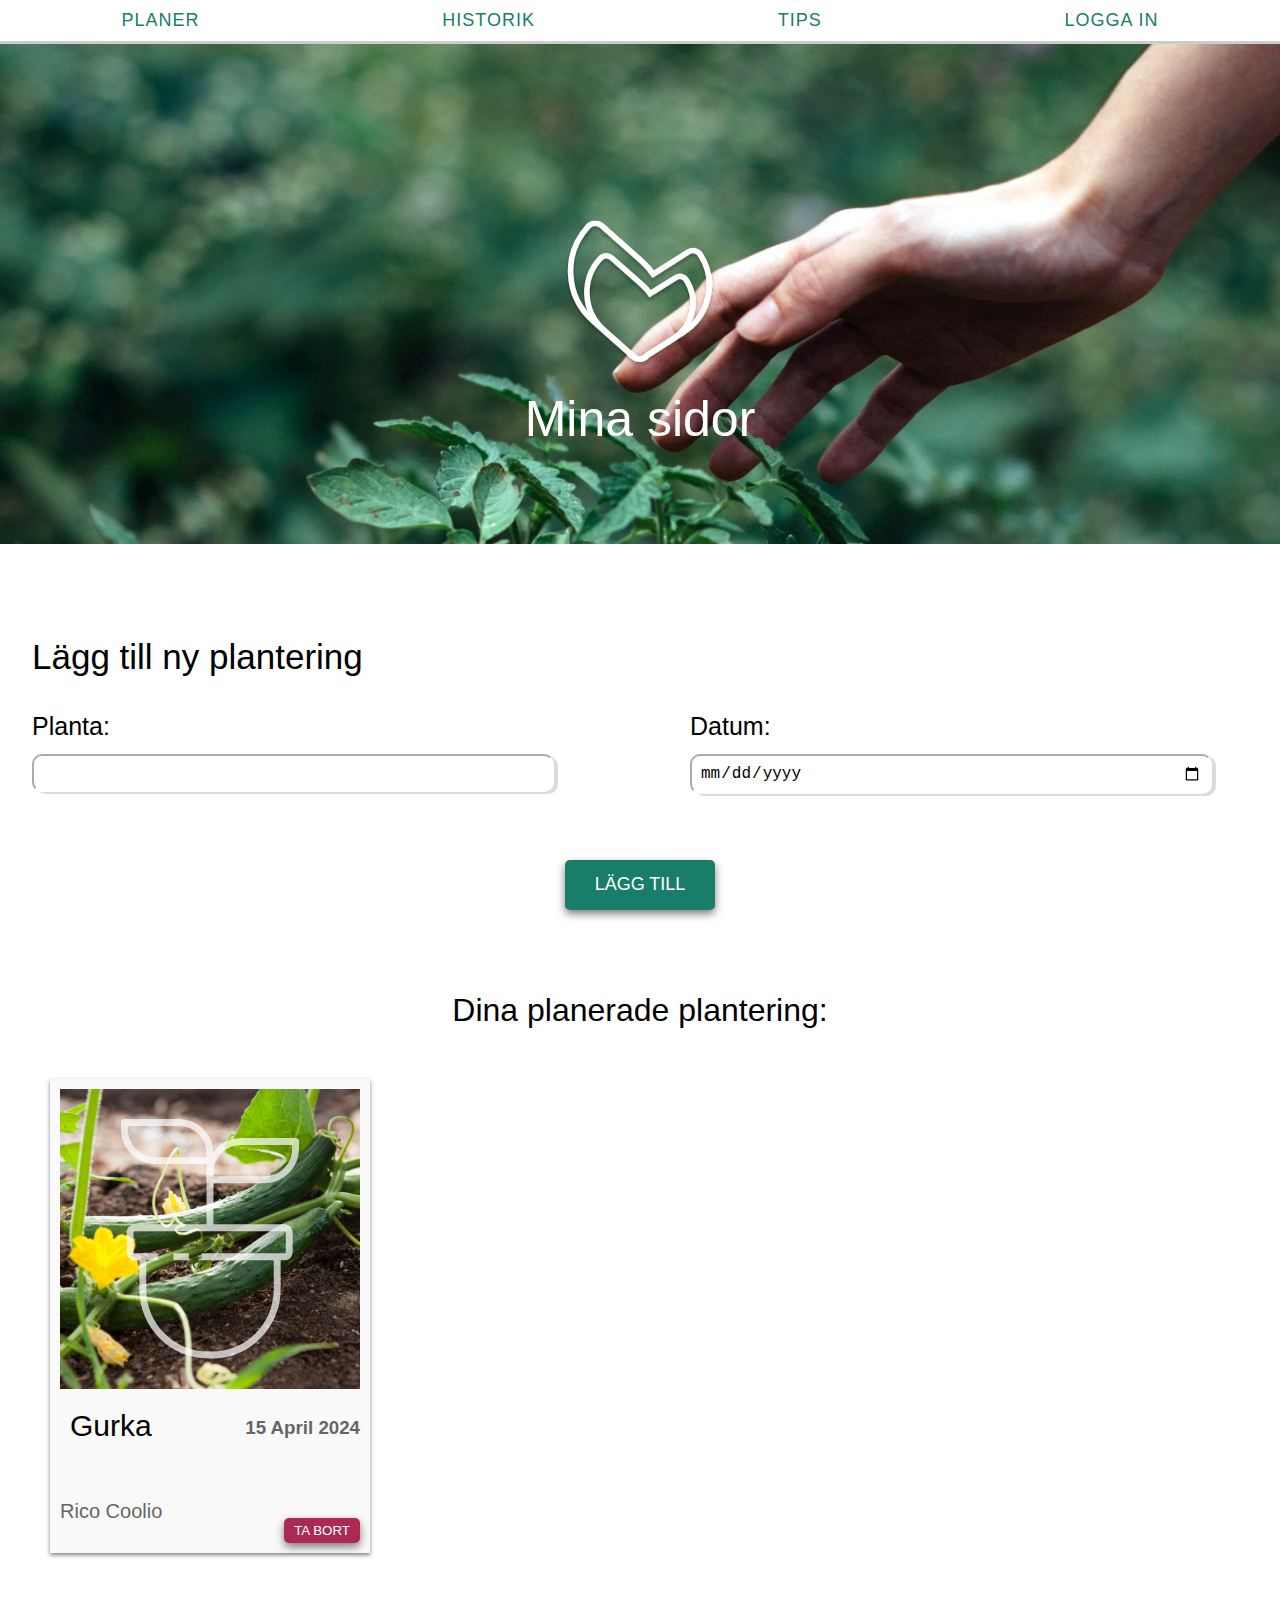
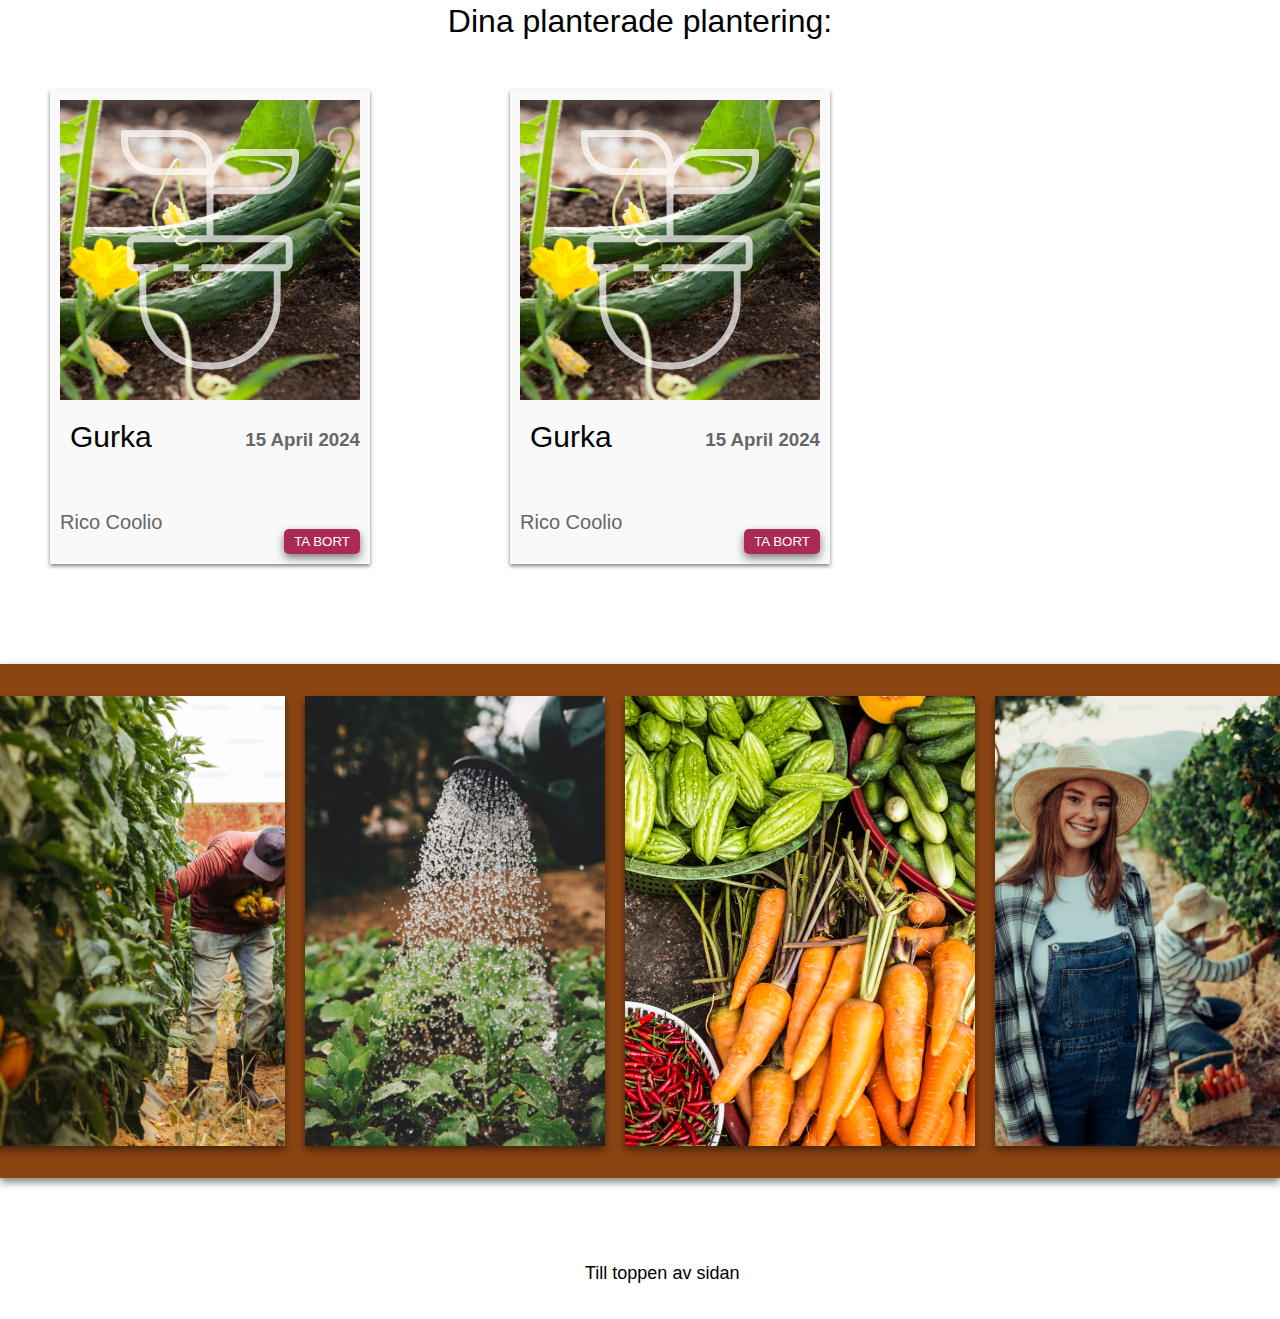
<file: mypages.html>
<!DOCTYPE html>
<html lang="en">
<head>
    <meta charset="UTF-8">
    <meta name="viewport" content="width=device-width, initial-scale=1.0">
    <title>Plantering Page</title>
    <link rel="stylesheet" href="mypages.css">
</head>
<body>
    <!-- Navigation -->
    <nav class="header__nav">
        <ul class="nav__list">
            <li><a href="#">Planer</a></li>
            <li><a href="#">Historik</a></li>
            <li><a href="#">Tips</a></li>
            <li><a href="#">Logga in</a></li>
        </ul>
    </nav>

    <!-- Image with overlay of logo -->
    <section class="image-section">
        <img src="assets/icons/Logo.svg" alt="Logo" class="overlay-logo">
            <section class="mina-sidor-text">
                <p>Mina sidor</p>
            </section>
    </section>

    <!-- Lägg till section -->
    <section class="lägg-till">
        <!-- Title at the top -->
        <h2 class="lägg-till_title">Lägg till ny plantering</h2>
        
        <!-- Container for the inputs and labels -->
        <section class="lägg-till__inputs">
            <!-- Input group for Planta -->
            <section class="lägg-till__input-group">
                <label for="planta">Planta:</label>
                <input type="text" id="planta" name="planta">
            </section>
            
            <!-- Input group for Datum -->
            <section class="lägg-till__input-group">
                <label for="datum">Datum:</label>
                <input type="date" id="datum" name="datum">
            </section>
        </section>
        
        <!-- Button Container -->
        <section class="button-container">
                <button type="submit">LÄGG TILL</button>
        </section>
    </section>


    <!-- Dina planerade plantering section -->
    <section class="planerade-plantering">
        <h2 class="plant-list__title">Dina planerade plantering:</h2>
        <section class="plant-list__grid">
            <article class="plant-item">
              <section class="plant-item__image-container">
                <img src="assets/images/gurka.avif" alt="Gurka" class="plant-item__image">           
                <img src="assets/icons/plant.svg" alt="Plant Overlay" class="plant-item__overlay">
            </section>           
              <!-- Header with Date and Name -->
              <section class="plant-item__header">
                  <p class="plant-item__name">Gurka</p>
                  <h3 class="plant-item__date">15 April 2024</h3>
              </section>
              <!-- Footer with Owner and Delete Button -->
              <section class="plant-item__footer">
                  <p class="plant-item_owner">Rico Coolio</p>
                  <button class="plant-item_delete_button">TA BORT</button>
              </section>
            </article>
    </section>

                  
    

<!-- Dina planterade plantering section -->
<section class="planterade-plantering">
    <h2 class="plant-list__title">Dina planterade plantering:</h2>
    <section class="plant-list__grid">
        <article class="plant-item">
            <section class="plant-item__image-container">
            <!-- first plant -->
            <img src="assets/images/gurka.avif" alt="Gurka" class="plant-item__image">           
            <img src="assets/icons/plant.svg" alt="Plant Overlay" class="plant-item__overlay">
            </section>           
              <!-- Header with Date and Name -->
              <section class="plant-item__header">
                  <p class="plant-item__name">Gurka</p>
                  <h3 class="plant-item__date">15 April 2024</h3>
              </section>
              <!-- Footer with Owner and Delete Button -->
              <section class="plant-item__footer">
                  <p class="plant-item_owner">Rico Coolio</p>
                  <button class="plant-item_delete_button">TA BORT</button>
              </section>
            </article>
            <!-- second plant -->
            <section class="plant-list__grid">
                <article class="plant-item">
                  <section class="plant-item__image-container">
                    <img src="assets/images/gurka.avif" alt="Gurka" class="plant-item__image">           
                    <img src="assets/icons/plant.svg" alt="Plant Overlay" class="plant-item__overlay">
                </section>           
                  <!-- Header with Date and Name -->
                  <section class="plant-item__header">
                      <p class="plant-item__name">Gurka</p>
                      <h3 class="plant-item__date">15 April 2024</h3>
                  </section>
                  <!-- Footer with Owner and Delete Button -->
                  <section class="plant-item__footer">
                      <p class="plant-item_owner">Rico Coolio</p>
                      <button class="plant-item_delete_button">TA BORT</button>
                  </section>
                </article>
            </section>
    </section>

    <!-- Photo section with brown background and shadow on images -->
    <section class="photo-section">
        <section class="photos">
            <img src="assets/images/plockar.avif" alt="Plockar">
            <img src="assets/images/vattenkanna.avif" alt="Vattenkanna">
            <img src="assets/images/massagrönsaker.avif" alt="Massagrönsaker">
            <img src="assets/images/tjejmedhatt.avif" alt="Tjej med hatt">
        </section>
    </section>

        <!-- Back to top button -->
        <section class="back-to-top">
            <button class="to-top_btn">Till toppen av sidan</button>
        </section>
</body>
</html>
</file>
<file: mypages.css>
body {
    font-family: Arial, sans-serif;
    margin: 0;
    padding: 0;
}

/*/* Navigation options*/
.header__nav {
    background-color: #fff;
    border-bottom:3px solid #ccc; /* the bottom border */
    padding: 10px 0;
}

/* Styles for the navigation list */
.nav__list {
    display: flex;
    justify-content: space-around; /* Evenly distributes space around the items */
    align-items: center; /* Vertically centers the items */
    list-style: none; /* Removes bullet points */
    margin: 0;
    padding: 0;
}

/* Styles for each navigation item */ 
.nav__list li {
    position: relative; 
    padding: 0 15px; /* Spacing around each navigation link */
}

/* Link styles */
.nav__list li a {
    text-decoration: none; /* Removes underline from the links */
    font-size: 18px;
    color:#187d69;
    text-transform: uppercase; /* Makes the text uppercase as in the image */
    letter-spacing: 1px; /* Adds some spacing between letters */
}

/* Add some hover effect */
.nav__list li a:hover {
    color: #4CAF50; /* Color change on hover */
}

/*/*image section*/
.image-section {
    display: flex;
    height: 500px; /* Set a fixed height */
    background-image: url('assets/images/handsidan.avif');
    background-size: cover;
    background-position: center;
    position: relative; /* Positioning context for children */
    overflow: hidden; /* Prevents overflow */
}

.mina-sidor-text{
    position: absolute;
    display: flex;
    top: 75%;
    left: 50%;
    transform: translate(-50%, -50%);
    font-size: 50px;
    color: #ffffff;
    font-family:'Gill Sans', 'Gill Sans MT', Calibri, 'Trebuchet MS', sans-serif;
    
}
.background-image {
    width: 20%;
    height: auto;
}

.overlay-logo {
    position: absolute;
    top: 50%;
    left: 50%;
    transform: translate(-50%, -50%);
    width: 150px;
}


/*/* add a new item section*/
.lägg-till {
    display: flex;
    flex-direction: column; /* Stack the title on top */
    padding: 2em;
    margin: 2em 0;
    text-align: left;
}

/* Title */
.lägg-till_title {
    font-size: 35px;
    font-weight: lighter;
    margin-bottom: 1em;
}

/* Container for the inputs and labels */
.lägg-till__inputs {
    display: flex; /* Use flex to make the inputs side by side */
    justify-content: space-between; /* Ensures even space between the two input groups */
    gap: 100px; /* Adds space between the input groups */
    width: 100%; /* Make sure the container stretches to full width */
}

/* Each input group (label + input) */
.lägg-till__input-group {
    flex: 1; /* Ensure each input group takes equal width */
}

/* Style for labels */
.lägg-till label {
    display: block;
    font-size: 25px;
    margin-bottom: 0.5em;
    text-align: left; /* Align the labels to the left */
}

/* Style for inputs */
.lägg-till input {
    display: block;
    width: 90%; /* Make inputs take the full width within their container */
    padding: 0.5em;
    font-size: 16px;
    box-shadow: 4px 2px 0 rgba(184, 184, 184, 0.5); /* Adds shadow */
    border-radius: 10px;
    border-color: #fff;
    
}

.button-container {
    display: flex; /* Use flexbox for centering */
    justify-content: center; /* Center the button horizontally */
    width: 100%; /* Full width for centering */
    margin-top: 1em; /* Space above the button container */
}

button {
    padding: 10px 20px;
    background-color: #187d69;
    color: white;
    border: none;
    font-size: large;
    cursor: pointer;
    margin-top: 50px;
    position: relative;
    border-radius: 5px;
    box-shadow: 0 4px 8px rgba(0, 0, 0, 0.5); /* Adds shadow */
    width: 150px;      /* Sets the button's width */
    height: 50px;      /* Sets the button's height */

}


/* plantned and planned sectoins*/

.plant-item__image-container {
    position: relative; /* Create a positioning context for the overlay */
    width: 100%; /* Ensure it covers the full width */
    height: 300px; /* Match the height of the plant image */
    overflow: hidden; /* Prevent overflow of the overlay */
}

.plant-item__image {
    width: 300px;
    height: 300px;
    object-fit: cover; /* Ensures the image is contained within the square */
}
.plant-item__overlay {
    position: absolute; /* Position the overlay */
    top: 10%; 
    left: 10%; 
    width: 80%; /* Change the size of the overlay */
    height: 80%; /* Change the size of the overlay */
    object-fit: contain; /* Ensure it fits within the container */
    pointer-events: none; /* Allow clicks to go through the overlay */
    opacity: 0.7; 
}

.plant-list {
    padding: 20px; /* Add some padding around the section */
    text-align: center; /* Center the title */
}

.plant-list__title {
    font-size: 2em;
    text-align: center;
    margin-top: 50px;
    margin-bottom: 50px;
    font-weight: lighter;
}

.plant-list__grid {
    display: grid;
    gap: 0px; /* Space between items */
    justify-items:baseline;
    grid-template-columns: repeat(3, 1fr); /* Three columns */
    margin-left: 50px;
}

.plant-item {
    background-color: #f9f9f9;
    display: flex;
    flex-direction: column;
    justify-content: space-between;
    width: 300px; /* Fixed width for consistency */
    text-align: left;
    box-shadow: 0px 2px 4px rgba(0, 0, 0, 0.5); /*slight shadow for better appearance */
    align-items: center; /* Center items horizontally */
    padding: 10px; /* Inner padding for content */
}

/* Plant Item Image - Make it a square */
.plant-item__image {
    width: 100%;  /* Ensures it covers the full width of the container */
    height: 300px; /* Force height to make it square */
    object-fit: cover; /* Ensures the image maintains aspect ratio while fitting the square */
}

.plant-item__header, .plant-item__footer {
    display: flex; /* Use flexbox for alignment */
    justify-content: space-between; /* Space elements evenly */
    width: 100%; /* Ensure full width for alignment */
}

/* Name and Date in One Row */
.plant-item__header {
    margin-top: 10px;
    margin-bottom: 10px;
}

.plant-item__name {
    font-size: 30px;
    margin: 10px;
    
}

.plant-item__date {
    font-weight: bold; /* Make the date bold */
    color: #666;
}

/* Owner and Delete Button in One Row */
.plant-item__footer {
    margin-top: auto; /* Push the footer to the bottom */
    align-items: center;
}

.plant-item_owner {
    color: #666;
    margin-top: auto;
    font-size: 20px;
    font-weight: 100;
}

.plant-item_delete_button {
    padding: 5px 10px; /* Padding for the button */
    font-size: smaller;
    width: auto;
    height: auto;
    border-radius: 5px;
    background-color: rgb(171, 42, 83); /* Red background */
    color: white; /* White text */
    cursor: pointer; /* Pointer cursor */
    transition: background-color 0.3s; /* Smooth transition */
}
.plant-item_delete_button:hover {
    background-color: #c0392b; /* Darker red on hover */
}


/*/* bottom photo section*/
.photo-section {
    background-color: #8B4513; /* Brown background */
    padding: 2em; /* Space inside the box */
    text-align: center; /* Center the content */
    display: flex; /* Use flexbox for layout */
    justify-content: center; /* Center the photos within the section */
    box-shadow: 0 4px 8px rgba(92, 43, 43, 0.5); /* Shadow for the section */
    margin-top: 100px;
    box-shadow: 0 4px 8px rgba(0, 0, 0, 0.5); /* Shadow for the section */
    position: relative; /* Positioning context for the overlay */
}


.photos {
    display: flex; /* Use flexbox to arrange images in a row */
    justify-content: center; /* Center images horizontally */
    width: 100%; /* Full width to cover the section */
}

.photos img {
    width: 350px; /* Set a fixed width for images */
    height: 450px; /* Set a fixed height for images to make them vertically rectangular */
    margin: 0 10px; /* Space between images */
    box-shadow: 0 4px 8px rgba(0, 0, 0, 0.5); /* Shadow on top of the pictures */
    object-fit: cover; /* Ensure images cover the area without distortion */
}


/* Back to top button */
.back-to-top {
    text-align: center;
    margin-top: 20px;
    margin-bottom: 20px;
}

.to-top_btn {
    padding: 10px 20px;
    font-family: 'Gill Sans', 'Gill Sans MT', Calibri, 'Trebuchet MS', sans-serif;
    font-size: large;
    font-weight: 100;
    background-color: #ffffff;
    box-shadow: none;
    color: rgb(0, 0, 0);
    border: none;
    cursor: pointer;
    white-space: nowrap;
}



/* Responsive for iPhone 14 Pro Max */
@media (max-width: 430px) {
   /* Navigation bar styles */
   .header__nav {
    border-bottom:3px solid #ccc; /* the bottom border */
    width: 100%; /* Let the width be determined by content */
    }
    .nav__list {
    flex-direction: row; /* Stack navigation items vertically */
    align-items: center; /* Align items to the left */
    
    }

    /*/*add item section*/
    .lägg-till label {
        display: block;
        font-size: 20px;
        margin-bottom: 0.5em;
        text-align: left; /* Align the labels to the left */
    }

    .lägg-till__inputs {
        display: flex;
        flex-direction: column; /* Stack the title on top */
        gap: 20px;
    
    }

    /*/*planted and planned items*/
    .plant-list__title {
        font-size: 30px;
    }

    .plant-list__grid {
        grid-template-columns: repeat(2, 1fr); /* double column for small screens */
        margin-left: 10px;
    }

    .plant-item__image-container {
        position: relative; /* Create a positioning context for the overlay */
        width: 100%; /* Ensure it covers the full width */
        height: 150px; /* Match the height of the plant image */
        overflow: hidden; /* Prevent overflow of the overlay */
    }

    .plant-item {
        width: 175px; /* Fixed width for consistency */
        height: auto; /* Allow height to adjust based on content */
    }

    .plant-item__header, .plant-item__footer {
        display: flex; /* Use flexbox for alignment */
        justify-content: space-between; /* Space elements evenly */
        width: 100%; /* Ensure full width for alignment */
    }
    .plant-item__image {
        width: 100%;  /* Ensures it covers the full width of the container */
        height: 200px; /* Force height to make it square */
        object-fit: cover; /* Ensures the image maintains aspect ratio while fitting the square */
    }
    
    /* Name and Date in One Row */
    .plant-item__header {
        font-size: 10px;
        margin-top: 10px;
        margin-bottom: 10px;
    }
    
    .plant-item__name {
        font-size: 20px;
        margin: 10px;
        margin-left: 0px;
        
    }

    .plant-item_delete_button {
        max-width: 60%;
        max-height: 50%;
        font-size: 10px;
        margin-top: 10px;
        margin-bottom: auto;

    }
    .plant-item_owner {
        margin-top: auto;
        height: auto;
        width: auto;
        font-size: 10px;
        font-weight: 100;
    }

    /*/* bottom photo section*/
    .photo-section {
        max-width: 100%;
        display: flex;
        flex-direction: column; /* Stack rows vertically */
    }

    .photos {
        display: grid;
        grid-template-columns: repeat(2, 1fr); /* 2 columns */
        grid-gap: 10px; /* Space between images */
        justify-items: center; /* Center images horizontally */
        width: 100%; /* Full width to cover the section */
    }

    .photos img {
        width: 100%; /* Full width of the grid item */
        max-width: 200px;
        height: 100px; /* Fixed height to maintain size */
        box-shadow: 0 4px 8px rgba(0, 0, 0, 0.5); /* Shadow on top of the pictures */
        object-fit: cover; /* Ensure images cover the area without distortion */
    }

    .to-top_btn {
        padding: 5px 10px;
        margin-top: auto;
    }
}
</file>
